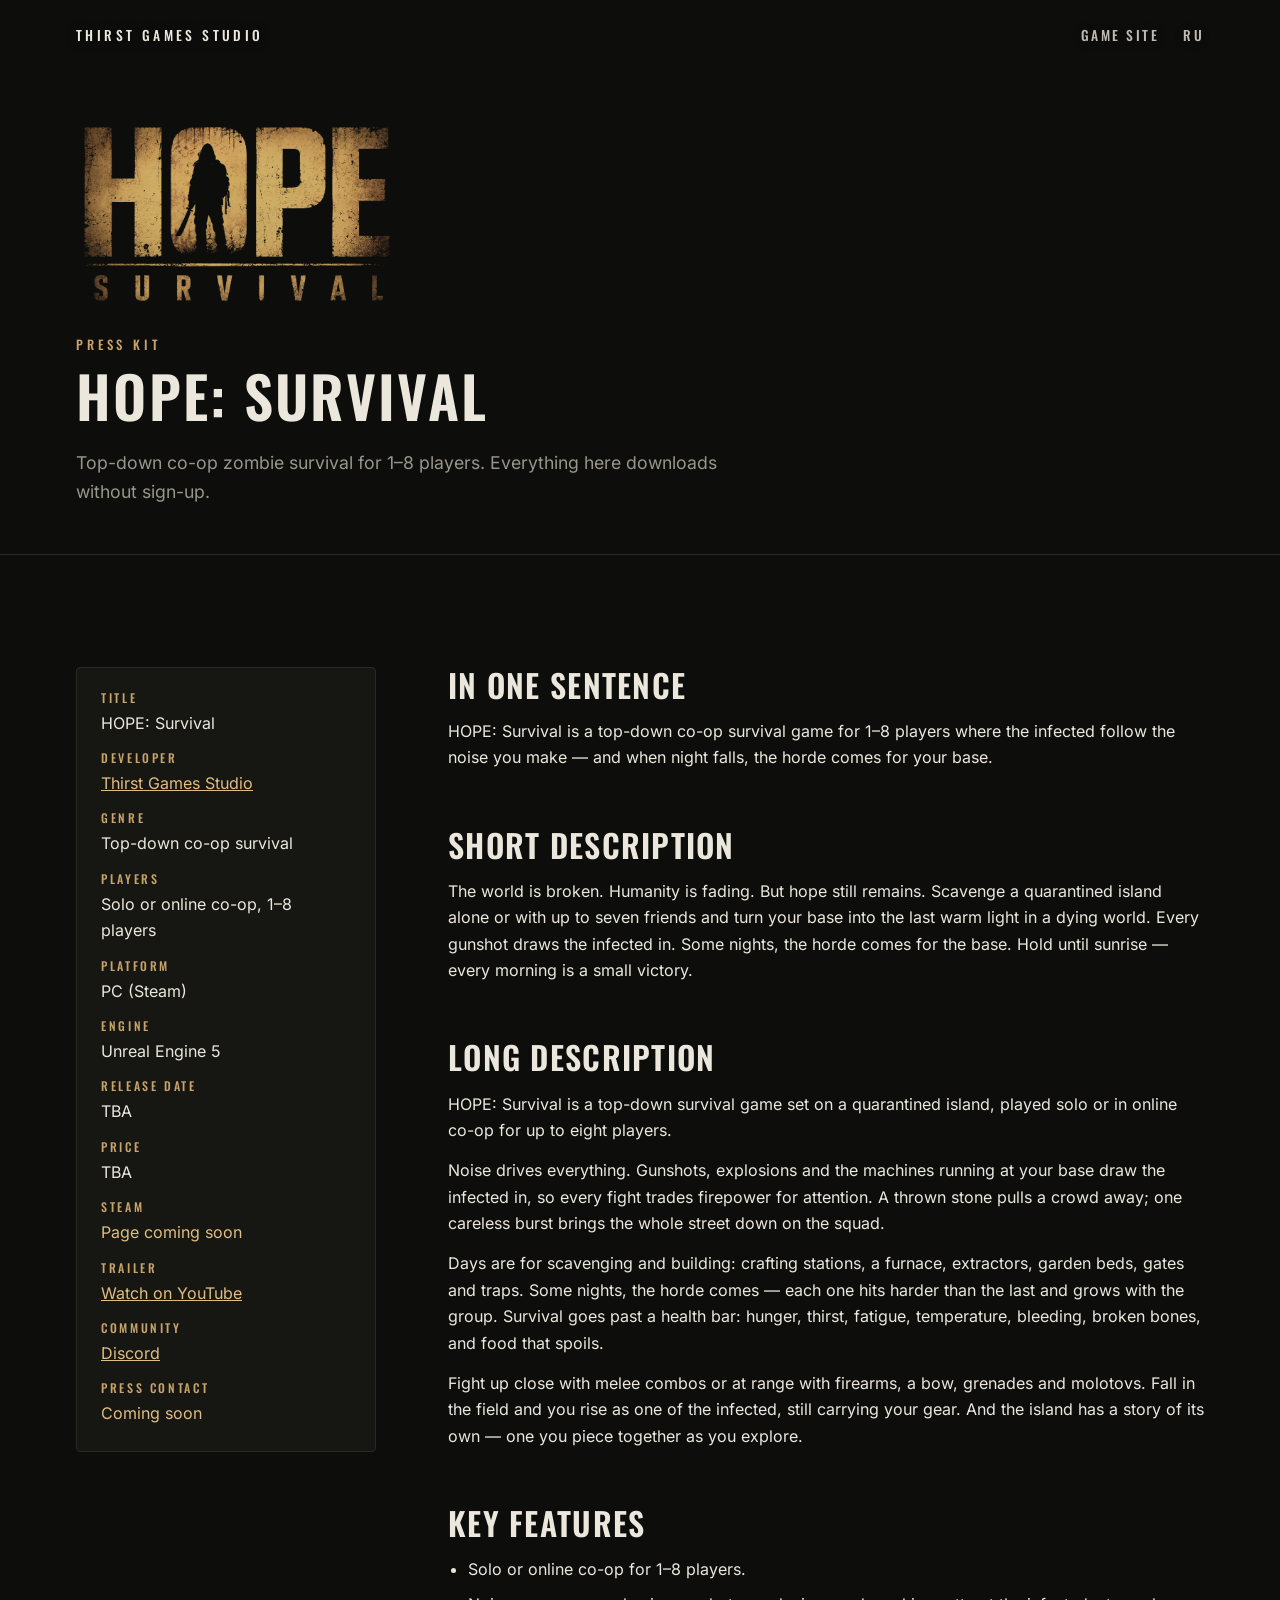
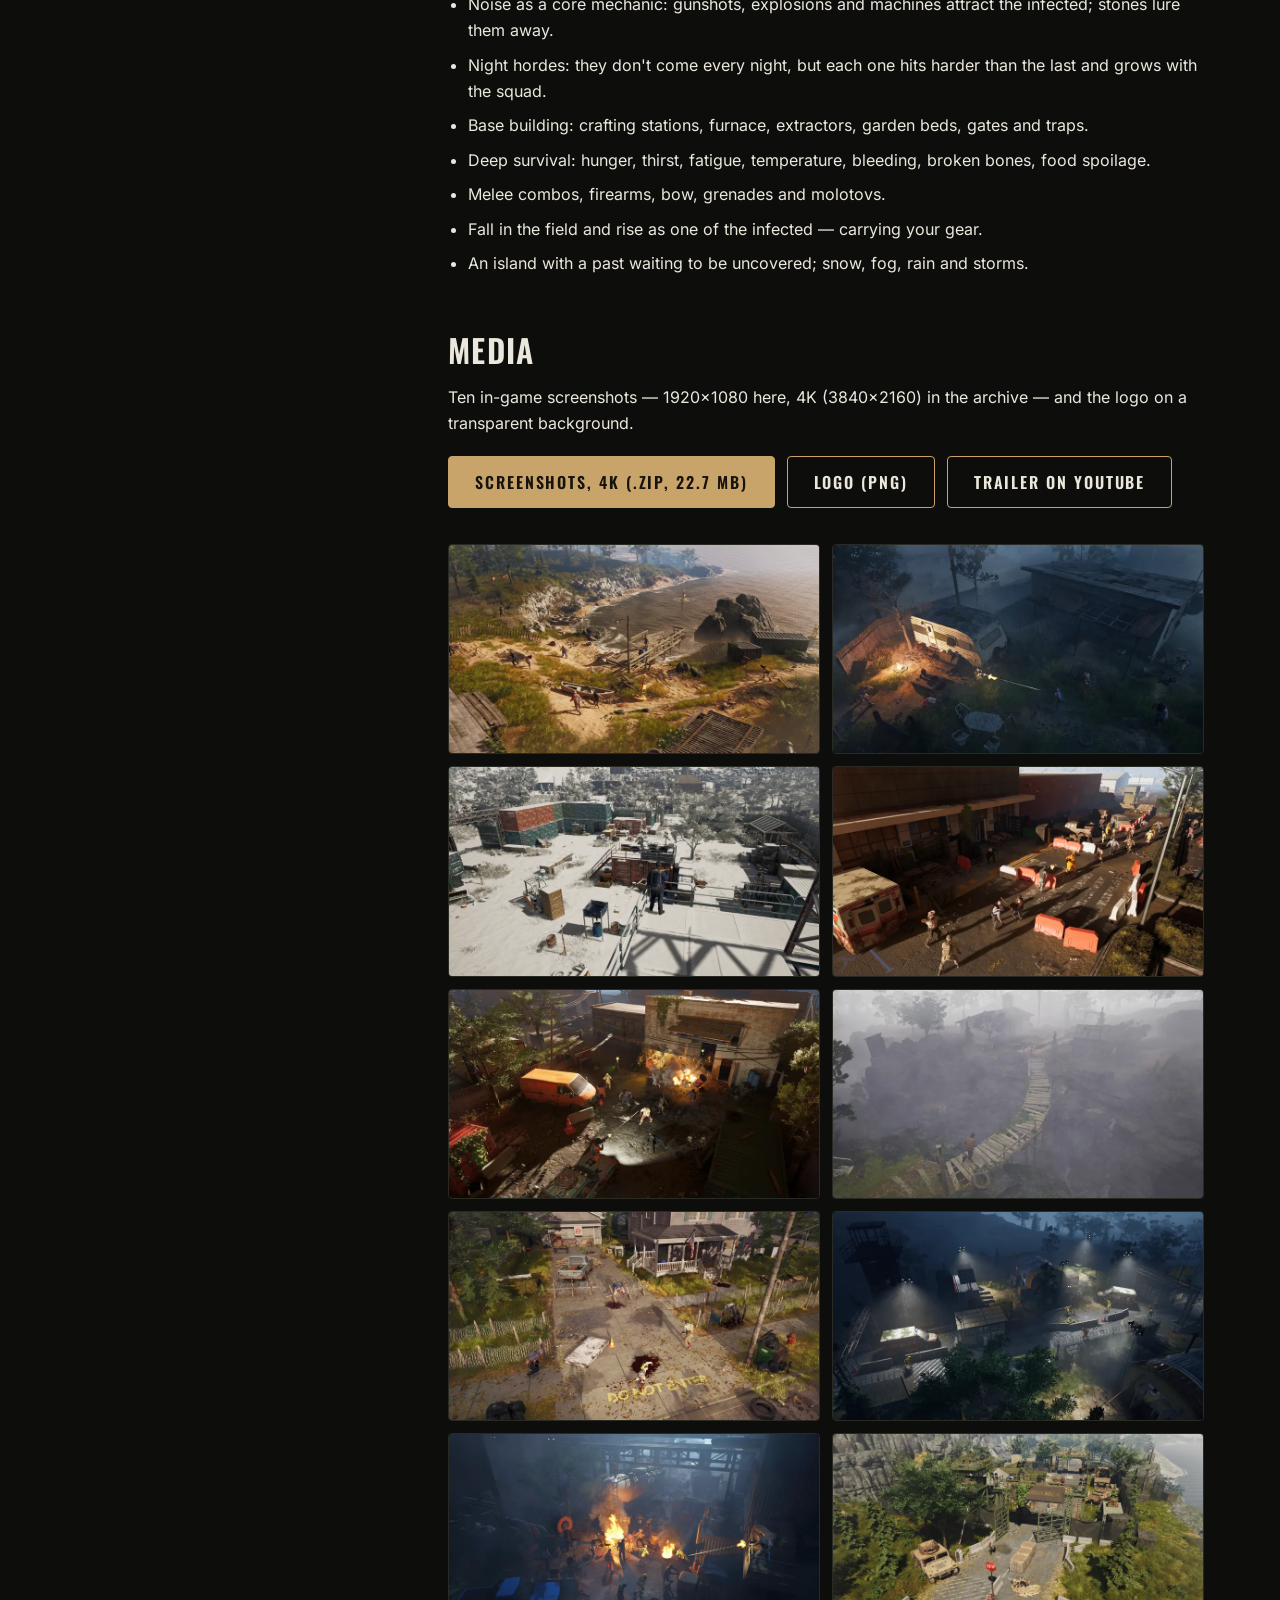
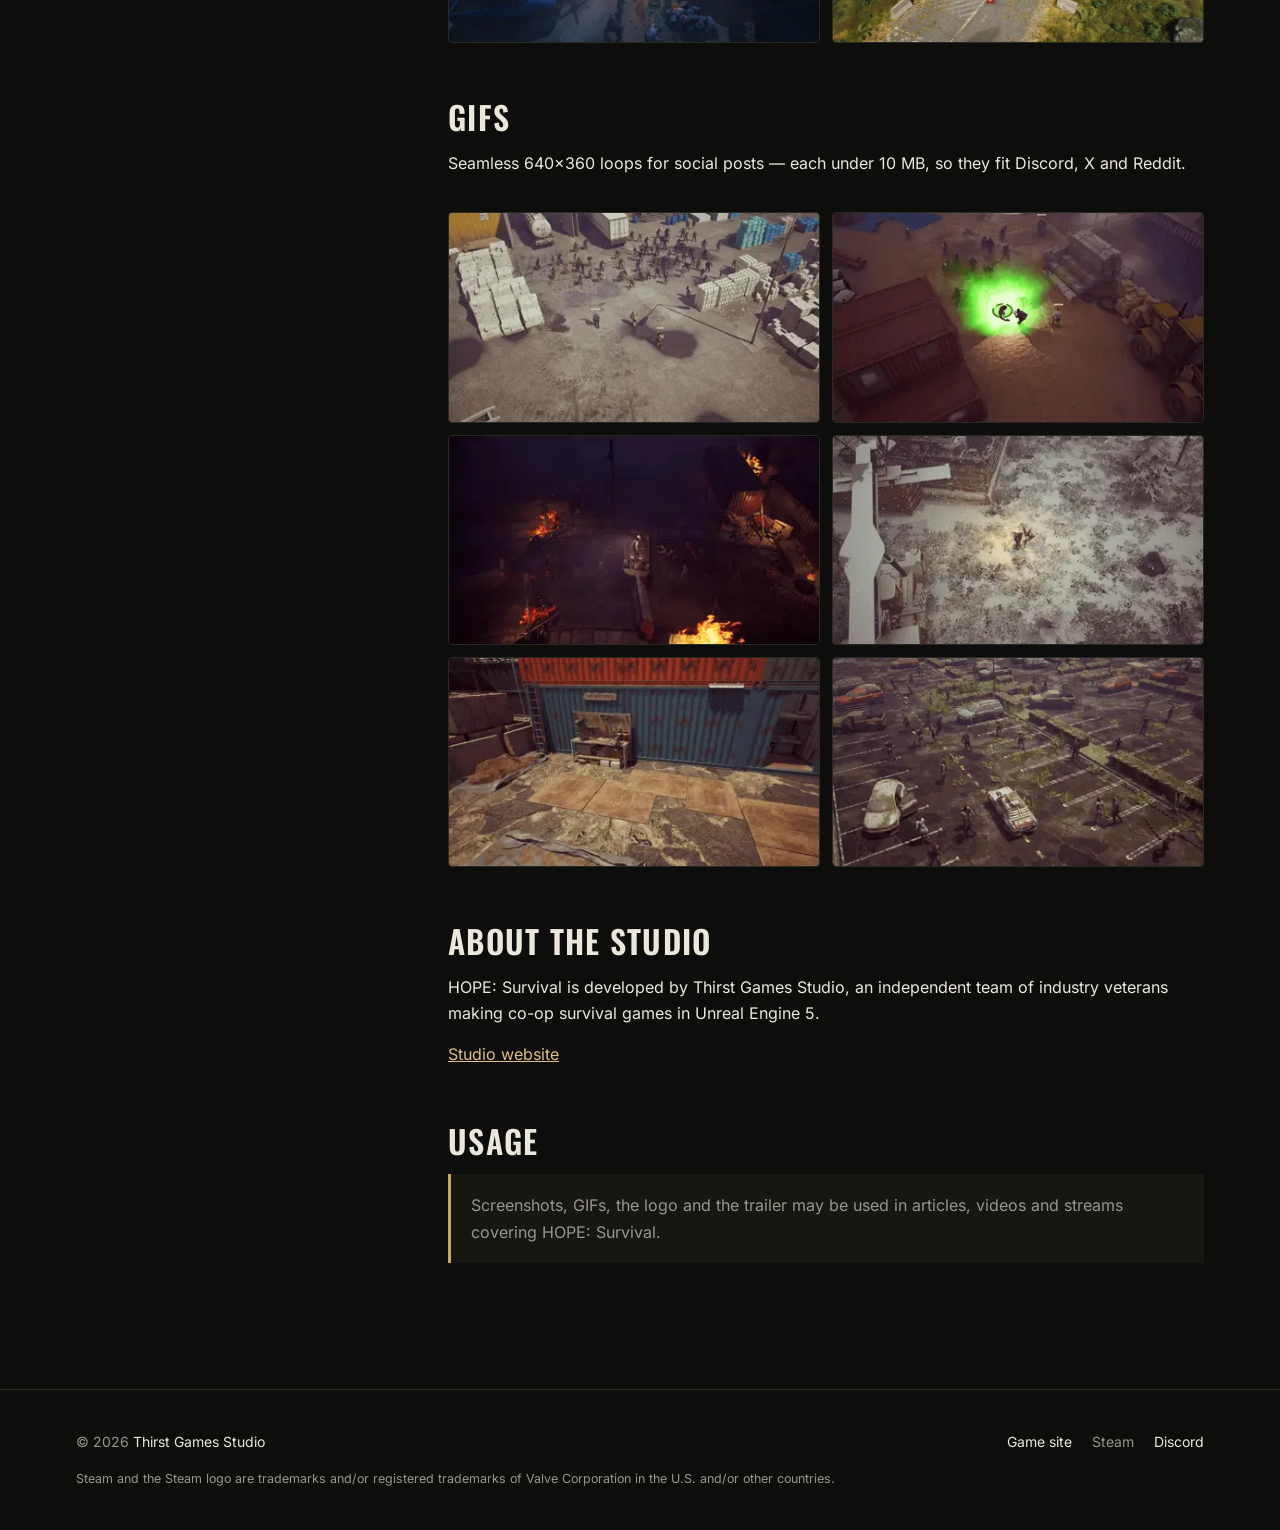
<file: presskit/index.html>
<!doctype html>
<html lang="en">
<head>
  <meta charset="utf-8">
  <meta name="viewport" content="width=device-width, initial-scale=1">
  <title>HOPE: Survival — Press Kit</title>
  <meta name="description" content="Press kit for HOPE: Survival by Thirst Games Studio: fact sheet, descriptions, key features, trailer, screenshots, GIFs and logo.">
  <meta name="theme-color" content="#0d0e0c">

  <link rel="icon" type="image/png" href="../assets/img/icon.png">
  <link rel="apple-touch-icon" href="../assets/img/apple-touch-icon.png">

  <link rel="canonical" href="https://hopesurvival.com/presskit/">
  <link rel="alternate" hreflang="en" href="https://hopesurvival.com/presskit/">
  <link rel="alternate" hreflang="ru" href="https://hopesurvival.com/ru/presskit/">
  <meta property="og:type" content="website">
  <meta property="og:title" content="HOPE: Survival — Press Kit">
  <meta property="og:url" content="https://hopesurvival.com/presskit/">
  <meta property="og:image" content="https://hopesurvival.com/assets/img/og-hope.jpg">
  <meta name="twitter:card" content="summary_large_image">

  <link rel="preload" href="../assets/fonts/oswald-latin.woff2" as="font" type="font/woff2" crossorigin>
  <link rel="stylesheet" href="../assets/css/style.css?v=20261110013827">
</head>
<body>
  <a class="skip-link" href="#main">Skip to content</a>
  <header class="site-header">
    <div class="wrap">
      <a class="studio" href="../">Thirst Games Studio</a>
      <nav class="site-nav" aria-label="Main">
        <a class="nav-keep" href="../">Game site</a>
        <a class="nav-keep" href="../ru/presskit/" hreflang="ru" lang="ru" aria-label="Русская версия">RU</a>
      </nav>
    </div>
  </header>

  <main id="main">
    <section class="press-head">
      <div class="wrap">
        <img class="press-logo" src="../assets/img/logo.webp" width="900" height="561" alt="HOPE: Survival">
        <p class="eyebrow">Press kit</p>
        <h1>HOPE: Survival</h1>
        <p class="lead">Top-down co-op zombie survival for 1–8 players. Everything here downloads without sign-up.</p>
      </div>
    </section>

    <section class="section">
      <div class="wrap press-layout">
        <dl class="factsheet">
          <dt>Title</dt>
          <dd>HOPE: Survival</dd>
          <dt>Developer</dt>
          <dd><a data-link="studio" href="#" target="_blank" rel="noopener">Thirst Games Studio</a></dd>
          <dt>Genre</dt>
          <dd>Top-down co-op survival</dd>
          <dt>Players</dt>
          <dd>Solo or online co-op, 1–8 players</dd>
          <dt>Platform</dt>
          <dd>PC (Steam)</dd>
          <dt>Engine</dt>
          <dd>Unreal Engine 5</dd>
          <dt>Release date</dt>
          <dd>TBA</dd>
          <dt>Price</dt>
          <dd>TBA</dd>
          <dt>Steam</dt>
          <dd><a data-link="steam" data-pending="Page coming soon" href="#" target="_blank" rel="noopener">Store page</a></dd>
          <dt>Trailer</dt>
          <dd><a data-link="trailer" href="#" target="_blank" rel="noopener">Watch on YouTube</a></dd>
          <dt>Community</dt>
          <dd><a data-link="discord" data-pending="Discord coming soon" href="#" target="_blank" rel="noopener">Discord</a></dd>
          <dt>Press contact</dt>
          <dd><a data-link="pressEmail" data-pending="Coming soon" href="#">Email</a></dd>
        </dl>

        <div class="press-body">
          <section>
            <h2>In one sentence</h2>
            <p>HOPE: Survival is a top-down co-op survival game for 1–8 players where the infected follow the noise you make — and when night falls, the horde comes for your base.</p>
          </section>

          <section>
            <h2>Short description</h2>
            <p>The world is broken. Humanity is fading. But hope still remains. Scavenge a quarantined island alone or with up to seven friends and turn your base into the last warm light in a dying world. Every gunshot draws the infected in. Some nights, the horde comes for the base. Hold until sunrise — every morning is a small victory.</p>
          </section>

          <section>
            <h2>Long description</h2>
            <p>HOPE: Survival is a top-down survival game set on a quarantined island, played solo or in online co-op for up to eight players.</p>
            <p>Noise drives everything. Gunshots, explosions and the machines running at your base draw the infected in, so every fight trades firepower for attention. A thrown stone pulls a crowd away; one careless burst brings the whole street down on the squad.</p>
            <p>Days are for scavenging and building: crafting stations, a furnace, extractors, garden beds, gates and traps. Some nights, the horde comes — each one hits harder than the last and grows with the group. Survival goes past a health bar: hunger, thirst, fatigue, temperature, bleeding, broken bones, and food that spoils.</p>
            <p>Fight up close with melee combos or at range with firearms, a bow, grenades and molotovs. Fall in the field and you rise as one of the infected, still carrying your gear. And the island has a story of its own — one you piece together as you explore.</p>
          </section>

          <section>
            <h2>Key features</h2>
            <ul>
              <li>Solo or online co-op for 1–8 players.</li>
              <li>Noise as a core mechanic: gunshots, explosions and machines attract the infected; stones lure them away.</li>
              <li>Night hordes: they don't come every night, but each one hits harder than the last and grows with the squad.</li>
              <li>Base building: crafting stations, furnace, extractors, garden beds, gates and traps.</li>
              <li>Deep survival: hunger, thirst, fatigue, temperature, bleeding, broken bones, food spoilage.</li>
              <li>Melee combos, firearms, bow, grenades and molotovs.</li>
              <li>Fall in the field and rise as one of the infected — carrying your gear.</li>
              <li>An island with a past waiting to be uncovered; snow, fog, rain and storms.</li>
            </ul>
          </section>

          <section>
            <h2>Media</h2>
            <p>Ten in-game screenshots — 1920×1080 here, 4K (3840×2160) in the archive — and the logo on a transparent background.</p>
            <div class="downloads">
              <a class="btn btn-primary" href="hope-survival-screenshots.zip" download>Screenshots, 4K (.zip, 22.7 MB)</a>
              <a class="btn btn-ghost" href="hope-survival-logo.png" download>Logo (PNG)</a>
              <a class="btn btn-ghost" data-link="trailer" href="#" target="_blank" rel="noopener">Trailer on YouTube</a>
            </div>
            <div class="gallery">
              <a href="../assets/img/screens/01-shore.jpg" target="_blank"><img src="../assets/img/screens/01-shore-thumb.webp" width="800" height="450" alt="Infected roaming a rocky shore" loading="lazy"></a>
              <a href="../assets/img/screens/02-trailer-camp.jpg" target="_blank"><img src="../assets/img/screens/02-trailer-camp-thumb.webp" width="800" height="450" alt="Gunfire at a trailer camp in the fog" loading="lazy"></a>
              <a href="../assets/img/screens/03-snow-base.jpg" target="_blank"><img src="../assets/img/screens/03-snow-base-thumb.webp" width="800" height="450" alt="A survivor on the walls of a snowbound base" loading="lazy"></a>
              <a href="../assets/img/screens/04-street.jpg" target="_blank"><img src="../assets/img/screens/04-street-thumb.webp" width="800" height="450" alt="A crowd of infected pouring down a barricaded street" loading="lazy"></a>
              <a href="../assets/img/screens/05-explosion.jpg" target="_blank"><img src="../assets/img/screens/05-explosion-thumb.webp" width="800" height="450" alt="An explosion in a backyard full of infected" loading="lazy"></a>
              <a href="../assets/img/screens/06-fog-bridge.jpg" target="_blank"><img src="../assets/img/screens/06-fog-bridge-thumb.webp" width="800" height="450" alt="A wooden bridge over a fog-filled ravine" loading="lazy"></a>
              <a href="../assets/img/screens/07-suburb.jpg" target="_blank"><img src="../assets/img/screens/07-suburb-thumb.webp" width="800" height="450" alt="A suburban street marked DO NOT ENTER" loading="lazy"></a>
              <a href="../assets/img/screens/08-night-outpost.jpg" target="_blank"><img src="../assets/img/screens/08-night-outpost-thumb.webp" width="800" height="450" alt="A floodlit outpost at night" loading="lazy"></a>
              <a href="../assets/img/screens/09-warehouse-fire.jpg" target="_blank"><img src="../assets/img/screens/09-warehouse-fire-thumb.webp" width="800" height="450" alt="A firefight in a burning warehouse" loading="lazy"></a>
              <a href="../assets/img/screens/10-checkpoint.jpg" target="_blank"><img src="../assets/img/screens/10-checkpoint-thumb.webp" width="800" height="450" alt="A fortified checkpoint on a cliff road" loading="lazy"></a>
            </div>
          </section>

          <section>
            <h2>GIFs</h2>
            <p>Seamless 640×360 loops for social posts — each under 10 MB, so they fit Discord, X and Reddit.</p>
            <div class="gallery">
              <a href="gifs/hope-survival-horde.gif" download><img src="gifs/hope-survival-horde-thumb.webp" width="400" height="225" alt="GIF: a horde crossing a warehouse yard" loading="lazy"></a>
              <a href="gifs/hope-survival-toxic-cloud.gif" download><img src="gifs/hope-survival-toxic-cloud-thumb.webp" width="400" height="225" alt="GIF: a toxic cloud bursting in a crowd" loading="lazy"></a>
              <a href="gifs/hope-survival-night-defense.gif" download><img src="gifs/hope-survival-night-defense-thumb.webp" width="400" height="225" alt="GIF: night defense among fires" loading="lazy"></a>
              <a href="gifs/hope-survival-snow.gif" download><img src="gifs/hope-survival-snow-thumb.webp" width="400" height="225" alt="GIF: a fight in the snow" loading="lazy"></a>
              <a href="gifs/hope-survival-workshop.gif" download><img src="gifs/hope-survival-workshop-thumb.webp" width="400" height="225" alt="GIF: a workshop being built at the base" loading="lazy"></a>
              <a href="gifs/hope-survival-parking-lot.gif" download><img src="gifs/hope-survival-parking-lot-thumb.webp" width="400" height="225" alt="GIF: survivors crossing an overgrown parking lot" loading="lazy"></a>
            </div>
          </section>

          <section>
            <h2>About the studio</h2>
            <p>HOPE: Survival is developed by Thirst Games Studio, an independent team of industry veterans making co-op survival games in Unreal Engine 5.</p>
            <p><a data-link="studio" href="#" target="_blank" rel="noopener">Studio website</a></p>
          </section>

          <section>
            <h2>Usage</h2>
            <p class="press-note">Screenshots, GIFs, the logo and the trailer may be used in articles, videos and streams covering HOPE: Survival.</p>
          </section>
        </div>
      </div>
    </section>
  </main>

  <footer class="site-footer">
    <div class="wrap">
      <span>© <span data-year>2026</span> <a class="footer-studio" data-link="studio" href="#" target="_blank" rel="noopener">Thirst Games Studio</a></span>
      <nav aria-label="Footer">
        <a href="../">Game site</a>
        <a data-link="steam" href="#" target="_blank" rel="noopener">Steam</a>
        <a data-link="discord" href="#" target="_blank" rel="noopener">Discord</a>
      </nav>
      <p class="legal">Steam and the Steam logo are trademarks and/or registered trademarks of Valve Corporation in the U.S. and/or other countries.</p>
    </div>
  </footer>

  <script src="../assets/js/site.js?v=20261110013827"></script>
</body>
</html>
</file>
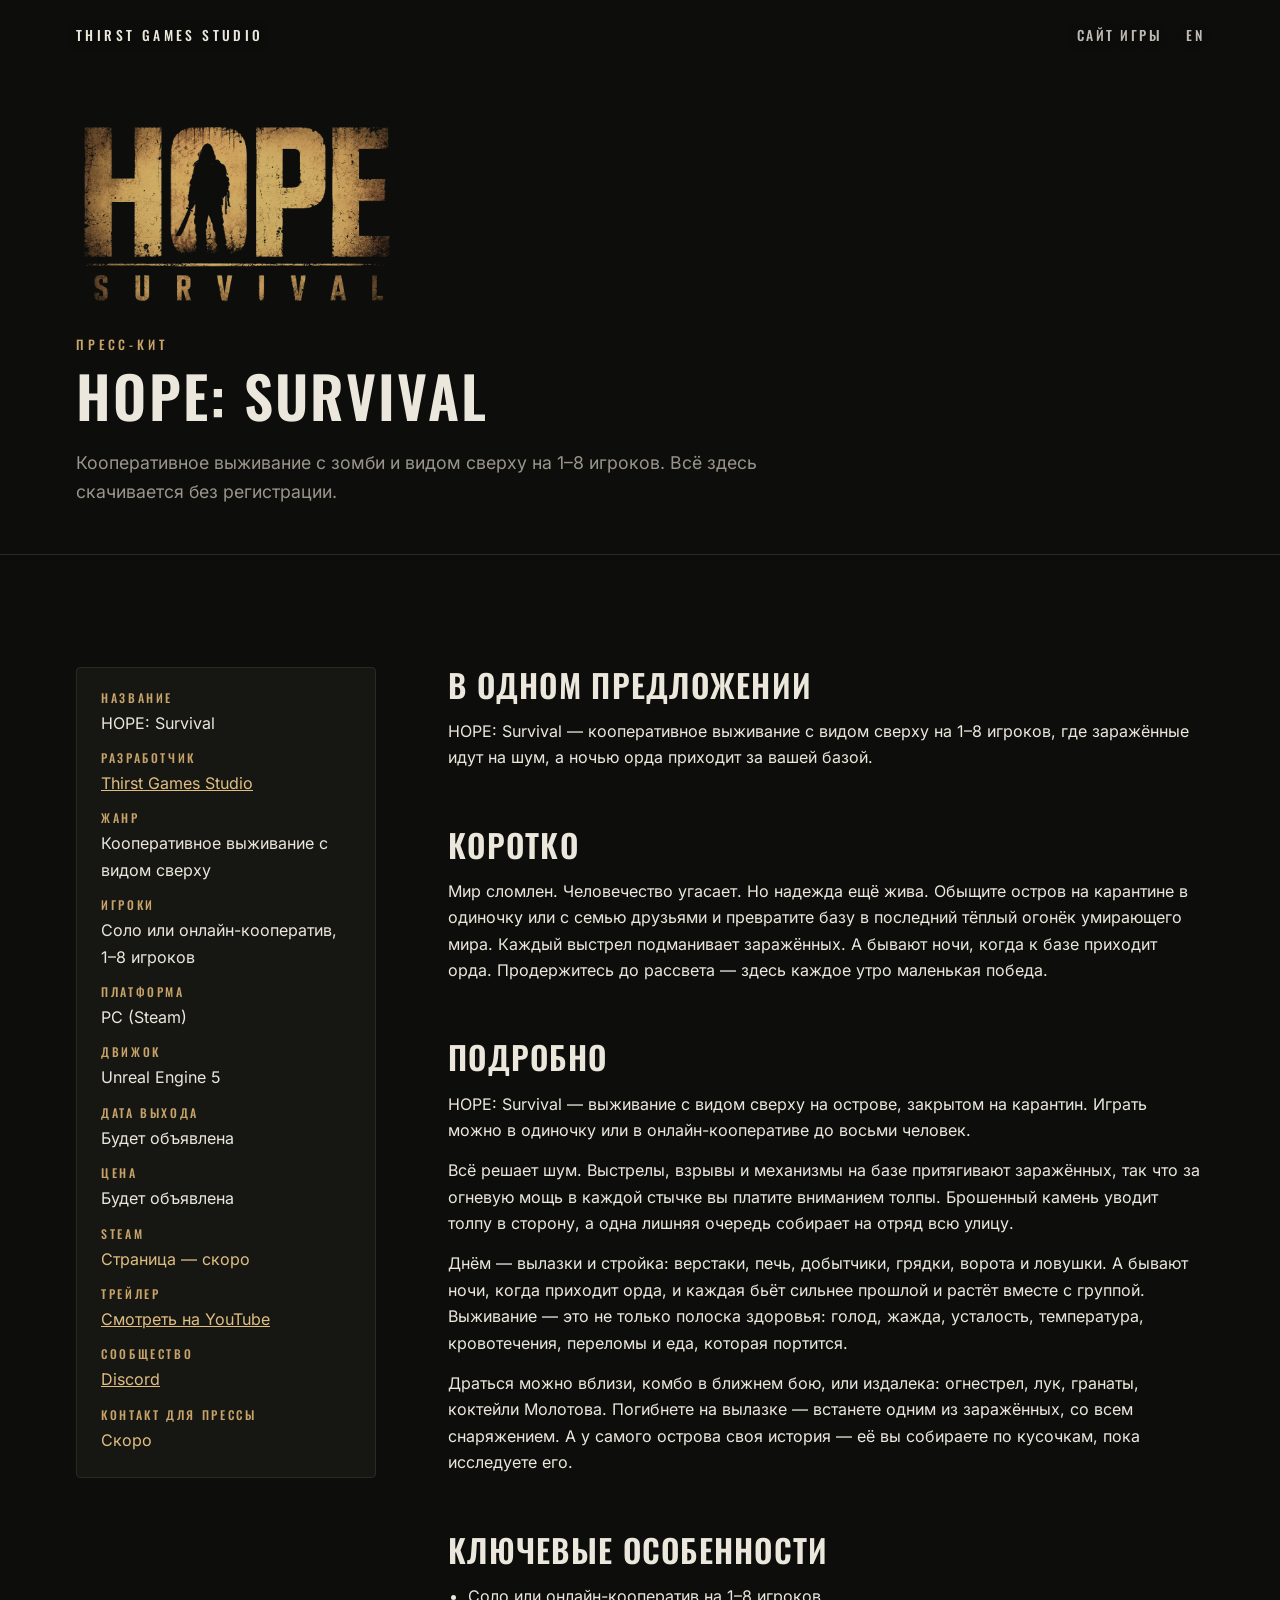
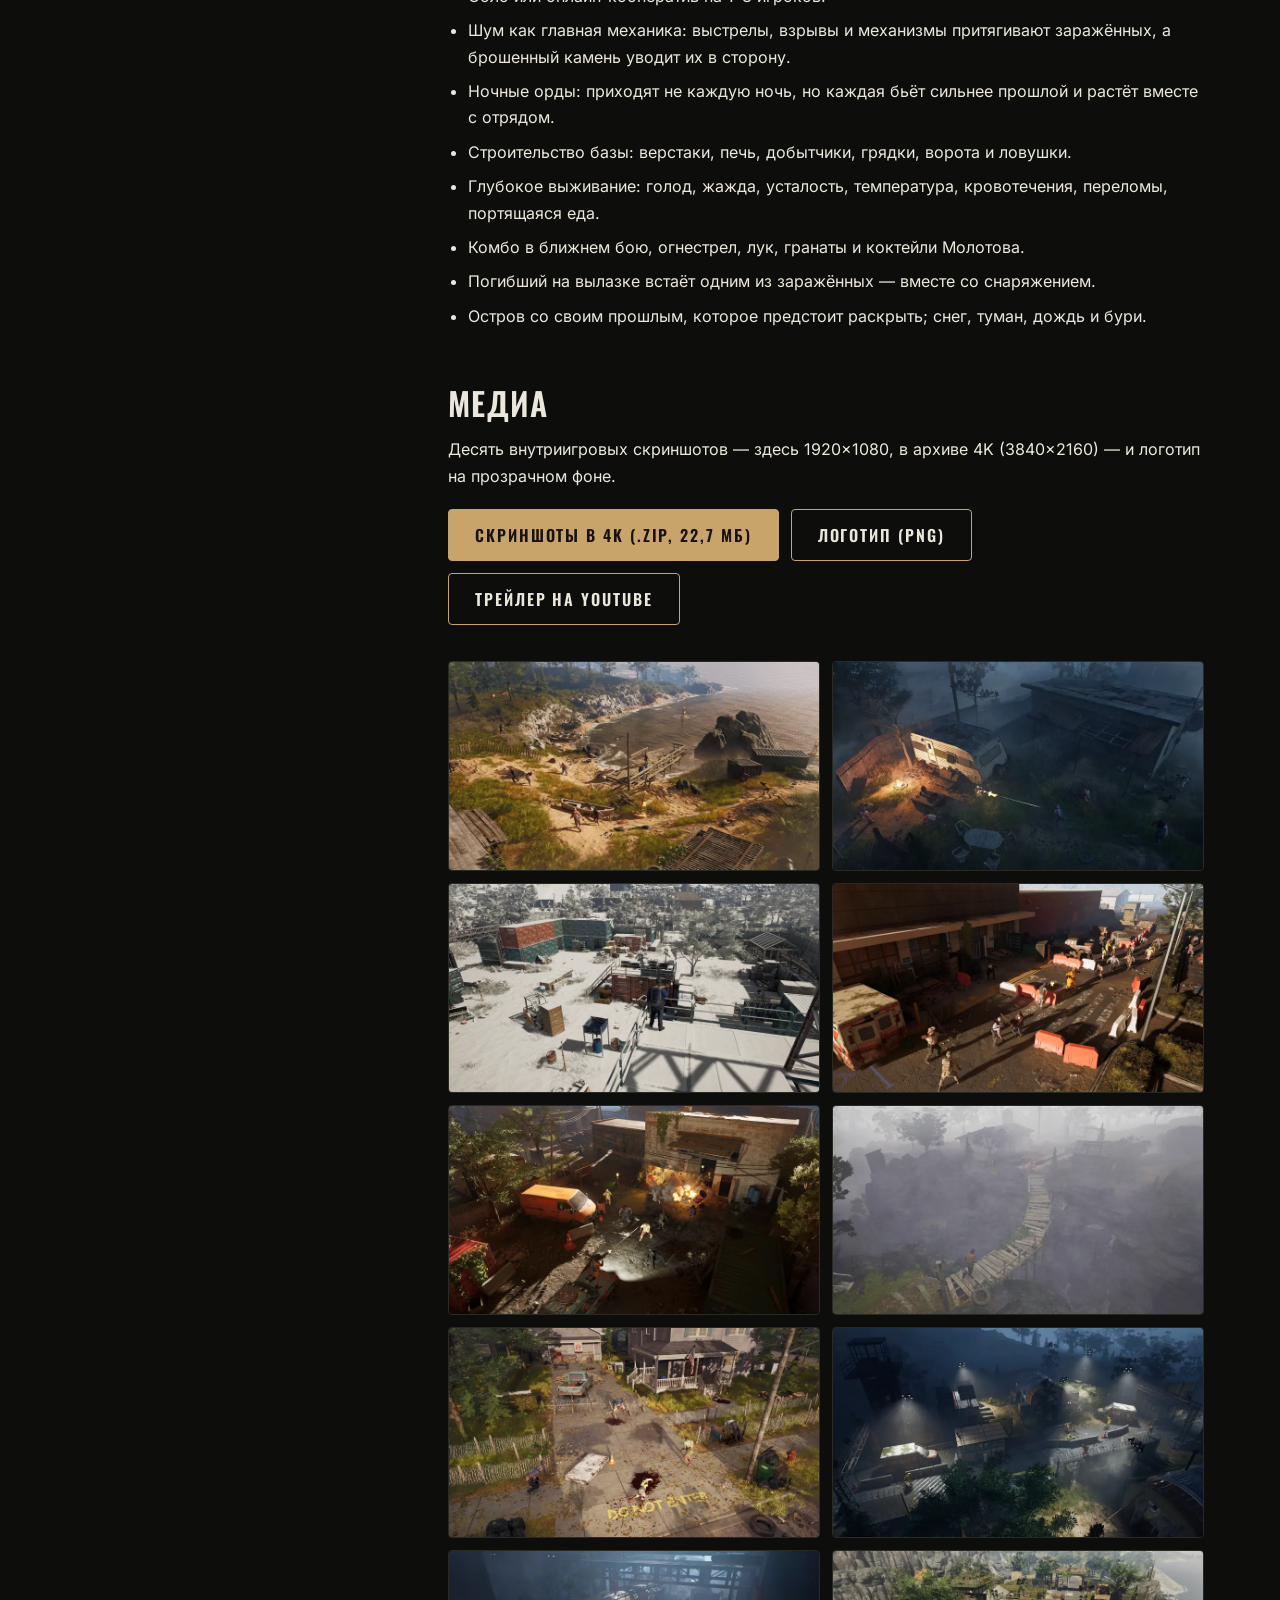
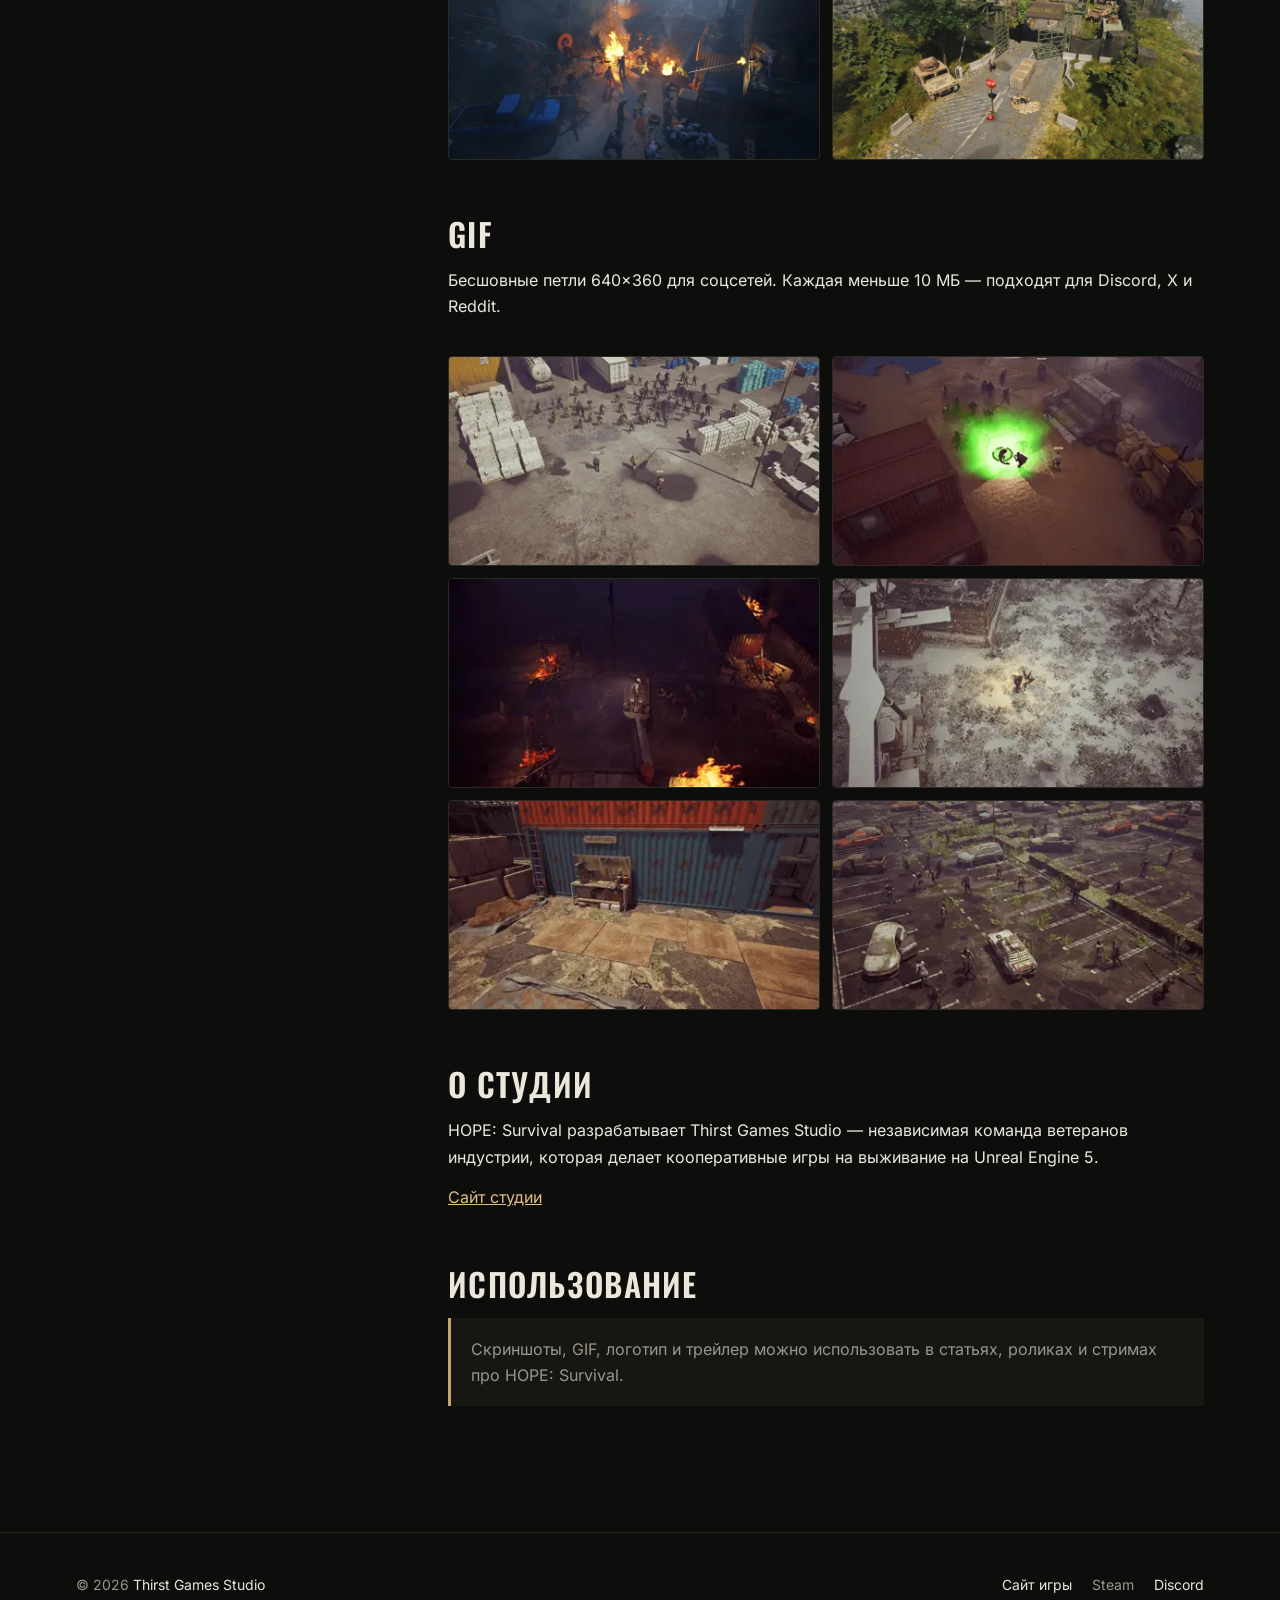
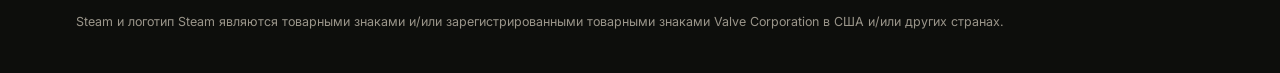
<file: ru/presskit/index.html>
<!doctype html>
<html lang="ru">
<head>
  <meta charset="utf-8">
  <meta name="viewport" content="width=device-width, initial-scale=1">
  <title>HOPE: Survival — пресс-кит</title>
  <meta name="description" content="Пресс-кит HOPE: Survival от Thirst Games Studio: факты об игре, описания, ключевые особенности, трейлер, скриншоты, GIF и логотип.">
  <meta name="theme-color" content="#0d0e0c">

  <link rel="icon" type="image/png" href="../../assets/img/icon.png">
  <link rel="apple-touch-icon" href="../../assets/img/apple-touch-icon.png">

  <link rel="canonical" href="https://hopesurvival.com/ru/presskit/">
  <link rel="alternate" hreflang="en" href="https://hopesurvival.com/presskit/">
  <link rel="alternate" hreflang="ru" href="https://hopesurvival.com/ru/presskit/">
  <meta property="og:type" content="website">
  <meta property="og:locale" content="ru_RU">
  <meta property="og:title" content="HOPE: Survival — пресс-кит">
  <meta property="og:url" content="https://hopesurvival.com/ru/presskit/">
  <meta property="og:image" content="https://hopesurvival.com/assets/img/og-hope.jpg">
  <meta name="twitter:card" content="summary_large_image">

  <link rel="preload" href="../../assets/fonts/oswald-cyrillic.woff2" as="font" type="font/woff2" crossorigin>
  <link rel="stylesheet" href="../../assets/css/style.css?v=20261110013827">
</head>
<body>
  <a class="skip-link" href="#main">Перейти к содержанию</a>
  <header class="site-header">
    <div class="wrap">
      <a class="studio" href="../">Thirst Games Studio</a>
      <nav class="site-nav" aria-label="Основное меню">
        <a class="nav-keep" href="../">Сайт игры</a>
        <a class="nav-keep" href="../../presskit/" hreflang="en" lang="en" aria-label="English version">EN</a>
      </nav>
    </div>
  </header>

  <main id="main">
    <section class="press-head">
      <div class="wrap">
        <img class="press-logo" src="../../assets/img/logo.webp" width="900" height="561" alt="HOPE: Survival">
        <p class="eyebrow">Пресс-кит</p>
        <h1>HOPE: Survival</h1>
        <p class="lead">Кооперативное выживание с зомби и видом сверху на 1–8 игроков. Всё здесь скачивается без регистрации.</p>
      </div>
    </section>

    <section class="section">
      <div class="wrap press-layout">
        <dl class="factsheet">
          <dt>Название</dt>
          <dd>HOPE: Survival</dd>
          <dt>Разработчик</dt>
          <dd><a data-link="studio" href="#" target="_blank" rel="noopener">Thirst Games Studio</a></dd>
          <dt>Жанр</dt>
          <dd>Кооперативное выживание с видом сверху</dd>
          <dt>Игроки</dt>
          <dd>Соло или онлайн-кооператив, 1–8 игроков</dd>
          <dt>Платформа</dt>
          <dd>PC (Steam)</dd>
          <dt>Движок</dt>
          <dd>Unreal Engine 5</dd>
          <dt>Дата выхода</dt>
          <dd>Будет объявлена</dd>
          <dt>Цена</dt>
          <dd>Будет объявлена</dd>
          <dt>Steam</dt>
          <dd><a data-link="steam" data-pending="Страница — скоро" href="#" target="_blank" rel="noopener">Страница в магазине</a></dd>
          <dt>Трейлер</dt>
          <dd><a data-link="trailer" href="#" target="_blank" rel="noopener">Смотреть на YouTube</a></dd>
          <dt>Сообщество</dt>
          <dd><a data-link="discord" data-pending="Discord — скоро" href="#" target="_blank" rel="noopener">Discord</a></dd>
          <dt>Контакт для прессы</dt>
          <dd><a data-link="pressEmail" data-pending="Скоро" href="#">Почта</a></dd>
        </dl>

        <div class="press-body">
          <section>
            <h2>В одном предложении</h2>
            <p>HOPE: Survival — кооперативное выживание с видом сверху на 1–8 игроков, где заражённые идут на шум, а ночью орда приходит за вашей базой.</p>
          </section>

          <section>
            <h2>Коротко</h2>
            <p>Мир сломлен. Человечество угасает. Но надежда ещё жива. Обыщите остров на карантине в одиночку или с семью друзьями и превратите базу в последний тёплый огонёк умирающего мира. Каждый выстрел подманивает заражённых. А бывают ночи, когда к базе приходит орда. Продержитесь до рассвета — здесь каждое утро маленькая победа.</p>
          </section>

          <section>
            <h2>Подробно</h2>
            <p>HOPE: Survival — выживание с видом сверху на острове, закрытом на карантин. Играть можно в одиночку или в онлайн-кооперативе до восьми человек.</p>
            <p>Всё решает шум. Выстрелы, взрывы и механизмы на базе притягивают заражённых, так что за огневую мощь в каждой стычке вы платите вниманием толпы. Брошенный камень уводит толпу в сторону, а одна лишняя очередь собирает на отряд всю улицу.</p>
            <p>Днём — вылазки и стройка: верстаки, печь, добытчики, грядки, ворота и ловушки. А бывают ночи, когда приходит орда, и каждая бьёт сильнее прошлой и растёт вместе с группой. Выживание — это не только полоска здоровья: голод, жажда, усталость, температура, кровотечения, переломы и еда, которая портится.</p>
            <p>Драться можно вблизи, комбо в ближнем бою, или издалека: огнестрел, лук, гранаты, коктейли Молотова. Погибнете на вылазке — встанете одним из заражённых, со всем снаряжением. А у самого острова своя история — её вы собираете по кусочкам, пока исследуете его.</p>
          </section>

          <section>
            <h2>Ключевые особенности</h2>
            <ul>
              <li>Соло или онлайн-кооператив на 1–8 игроков.</li>
              <li>Шум как главная механика: выстрелы, взрывы и механизмы притягивают заражённых, а брошенный камень уводит их в сторону.</li>
              <li>Ночные орды: приходят не каждую ночь, но каждая бьёт сильнее прошлой и растёт вместе с отрядом.</li>
              <li>Строительство базы: верстаки, печь, добытчики, грядки, ворота и ловушки.</li>
              <li>Глубокое выживание: голод, жажда, усталость, температура, кровотечения, переломы, портящаяся еда.</li>
              <li>Комбо в ближнем бою, огнестрел, лук, гранаты и коктейли Молотова.</li>
              <li>Погибший на вылазке встаёт одним из заражённых — вместе со снаряжением.</li>
              <li>Остров со своим прошлым, которое предстоит раскрыть; снег, туман, дождь и бури.</li>
            </ul>
          </section>

          <section>
            <h2>Медиа</h2>
            <p>Десять внутриигровых скриншотов — здесь 1920×1080, в архиве 4K (3840×2160) — и логотип на прозрачном фоне.</p>
            <div class="downloads">
              <a class="btn btn-primary" href="../../presskit/hope-survival-screenshots.zip" download>Скриншоты в 4K (.zip, 22,7 МБ)</a>
              <a class="btn btn-ghost" href="../../presskit/hope-survival-logo.png" download>Логотип (PNG)</a>
              <a class="btn btn-ghost" data-link="trailer" href="#" target="_blank" rel="noopener">Трейлер на YouTube</a>
            </div>
            <div class="gallery">
              <a href="../../assets/img/screens/01-shore.jpg" target="_blank"><img src="../../assets/img/screens/01-shore-thumb.webp" width="800" height="450" alt="Заражённые бродят по каменистому берегу" loading="lazy"></a>
              <a href="../../assets/img/screens/02-trailer-camp.jpg" target="_blank"><img src="../../assets/img/screens/02-trailer-camp-thumb.webp" width="800" height="450" alt="Перестрелка у трейлера в тумане" loading="lazy"></a>
              <a href="../../assets/img/screens/03-snow-base.jpg" target="_blank"><img src="../../assets/img/screens/03-snow-base-thumb.webp" width="800" height="450" alt="Выживший на стене заснеженной базы" loading="lazy"></a>
              <a href="../../assets/img/screens/04-street.jpg" target="_blank"><img src="../../assets/img/screens/04-street-thumb.webp" width="800" height="450" alt="Толпа заражённых на улице с баррикадами" loading="lazy"></a>
              <a href="../../assets/img/screens/05-explosion.jpg" target="_blank"><img src="../../assets/img/screens/05-explosion-thumb.webp" width="800" height="450" alt="Взрыв во дворе, полном заражённых" loading="lazy"></a>
              <a href="../../assets/img/screens/06-fog-bridge.jpg" target="_blank"><img src="../../assets/img/screens/06-fog-bridge-thumb.webp" width="800" height="450" alt="Деревянный мост над ущельем в тумане" loading="lazy"></a>
              <a href="../../assets/img/screens/07-suburb.jpg" target="_blank"><img src="../../assets/img/screens/07-suburb-thumb.webp" width="800" height="450" alt="Пригородная улица с надписью DO NOT ENTER" loading="lazy"></a>
              <a href="../../assets/img/screens/08-night-outpost.jpg" target="_blank"><img src="../../assets/img/screens/08-night-outpost-thumb.webp" width="800" height="450" alt="Блокпост в свете прожекторов ночью" loading="lazy"></a>
              <a href="../../assets/img/screens/09-warehouse-fire.jpg" target="_blank"><img src="../../assets/img/screens/09-warehouse-fire-thumb.webp" width="800" height="450" alt="Бой на горящем складе" loading="lazy"></a>
              <a href="../../assets/img/screens/10-checkpoint.jpg" target="_blank"><img src="../../assets/img/screens/10-checkpoint-thumb.webp" width="800" height="450" alt="Укреплённый КПП на горной дороге" loading="lazy"></a>
            </div>
          </section>

          <section>
            <h2>GIF</h2>
            <p>Бесшовные петли 640×360 для соцсетей. Каждая меньше 10 МБ — подходят для Discord, X и Reddit.</p>
            <div class="gallery">
              <a href="../../presskit/gifs/hope-survival-horde.gif" download><img src="../../presskit/gifs/hope-survival-horde-thumb.webp" width="400" height="225" alt="GIF: орда пересекает складской двор" loading="lazy"></a>
              <a href="../../presskit/gifs/hope-survival-toxic-cloud.gif" download><img src="../../presskit/gifs/hope-survival-toxic-cloud-thumb.webp" width="400" height="225" alt="GIF: токсичное облако в толпе" loading="lazy"></a>
              <a href="../../presskit/gifs/hope-survival-night-defense.gif" download><img src="../../presskit/gifs/hope-survival-night-defense-thumb.webp" width="400" height="225" alt="GIF: ночная оборона среди пожаров" loading="lazy"></a>
              <a href="../../presskit/gifs/hope-survival-snow.gif" download><img src="../../presskit/gifs/hope-survival-snow-thumb.webp" width="400" height="225" alt="GIF: бой в снегу" loading="lazy"></a>
              <a href="../../presskit/gifs/hope-survival-workshop.gif" download><img src="../../presskit/gifs/hope-survival-workshop-thumb.webp" width="400" height="225" alt="GIF: на базе строится мастерская" loading="lazy"></a>
              <a href="../../presskit/gifs/hope-survival-parking-lot.gif" download><img src="../../presskit/gifs/hope-survival-parking-lot-thumb.webp" width="400" height="225" alt="GIF: выжившие идут через заросшую парковку" loading="lazy"></a>
            </div>
          </section>

          <section>
            <h2>О студии</h2>
            <p>HOPE: Survival разрабатывает Thirst Games Studio — независимая команда ветеранов индустрии, которая делает кооперативные игры на выживание на Unreal Engine 5.</p>
            <p><a data-link="studio" href="#" target="_blank" rel="noopener">Сайт студии</a></p>
          </section>

          <section>
            <h2>Использование</h2>
            <p class="press-note">Скриншоты, GIF, логотип и трейлер можно использовать в статьях, роликах и стримах про HOPE: Survival.</p>
          </section>
        </div>
      </div>
    </section>
  </main>

  <footer class="site-footer">
    <div class="wrap">
      <span>© <span data-year>2026</span> <a class="footer-studio" data-link="studio" href="#" target="_blank" rel="noopener">Thirst Games Studio</a></span>
      <nav aria-label="Ссылки в подвале">
        <a href="../">Сайт игры</a>
        <a data-link="steam" href="#" target="_blank" rel="noopener">Steam</a>
        <a data-link="discord" href="#" target="_blank" rel="noopener">Discord</a>
      </nav>
      <p class="legal">Steam и логотип Steam являются товарными знаками и/или зарегистрированными товарными знаками Valve Corporation в США и/или других странах.</p>
    </div>
  </footer>

  <script src="../../assets/js/site.js?v=20261110013827"></script>
</body>
</html>
</file>
<file: assets/css/style.css>
/* Latin and Cyrillic subsets; the browser fetches only the ones a page actually uses. */
@font-face {
  font-family: "Oswald";
  font-style: normal;
  font-weight: 400 600;
  font-display: swap;
  src: url("../fonts/oswald-latin.woff2") format("woff2");
  unicode-range: U+0000-00FF, U+0131, U+0152-0153, U+02BB-02BC, U+02C6, U+02DA, U+02DC, U+0304, U+0308, U+0329, U+2000-206F, U+20AC, U+2122, U+2191, U+2193, U+2212, U+2215, U+FEFF, U+FFFD;
}

@font-face {
  font-family: "Oswald";
  font-style: normal;
  font-weight: 400 600;
  font-display: swap;
  src: url("../fonts/oswald-cyrillic.woff2") format("woff2");
  unicode-range: U+0301, U+0400-045F, U+0490-0491, U+04B0-04B1, U+2116;
}

@font-face {
  font-family: "Inter";
  font-style: normal;
  font-weight: 400 500;
  font-display: swap;
  src: url("../fonts/inter-latin.woff2") format("woff2");
  unicode-range: U+0000-00FF, U+0131, U+0152-0153, U+02BB-02BC, U+02C6, U+02DA, U+02DC, U+0304, U+0308, U+0329, U+2000-206F, U+20AC, U+2122, U+2191, U+2193, U+2212, U+2215, U+FEFF, U+FFFD;
}

@font-face {
  font-family: "Inter";
  font-style: normal;
  font-weight: 400 500;
  font-display: swap;
  src: url("../fonts/inter-cyrillic.woff2") format("woff2");
  unicode-range: U+0301, U+0400-045F, U+0490-0491, U+04B0-04B1, U+2116;
}

:root {
  --bg: #0d0e0c;
  --bg-raised: #161713;
  --line: #2a2a24;
  --fg: #ebe7dc;
  --muted: #9a958a;
  --gold: #c9a46a;
  --gold-bright: #e0bd82;
  --on-gold: #17130c;
  --radius: 4px;
  --wrap: 1160px;
  --font-head: "Oswald", "Arial Narrow", sans-serif;
  --font-body: "Inter", system-ui, -apple-system, "Segoe UI", sans-serif;
}

* { box-sizing: border-box; }

html { scroll-behavior: smooth; }
@media (prefers-reduced-motion: reduce) { html { scroll-behavior: auto; } }

body {
  margin: 0;
  background: var(--bg);
  color: var(--fg);
  font: 400 1rem/1.65 var(--font-body);
  -webkit-font-smoothing: antialiased;
}

img, video { display: block; max-width: 100%; height: auto; }
a { color: var(--gold-bright); }
a:hover { color: var(--fg); }

:focus-visible { outline: 2px solid var(--gold-bright); outline-offset: 3px; }

.skip-link {
  position: absolute;
  top: 8px;
  left: 8px;
  z-index: 100;
  padding: 10px 16px;
  border-radius: var(--radius);
  background: var(--gold);
  color: var(--on-gold);
  font-weight: 500;
  text-decoration: none;
  transform: translateY(-200%);
}

.skip-link:focus { transform: none; }

h1, h2, h3 {
  margin: 0;
  font-family: var(--font-head);
  font-weight: 600;
  line-height: 1.1;
  letter-spacing: 0.04em;
  text-transform: uppercase;
}

h2 { font-size: clamp(1.9rem, 4.5vw, 2.8rem); }
h3 { font-size: 1.25rem; }

.wrap {
  width: 100%;
  max-width: var(--wrap);
  margin: 0 auto;
  padding: 0 16px;
}

.section { padding: clamp(64px, 10vw, 112px) 0; }
.section + .section { border-top: 1px solid var(--line); }

.eyebrow {
  margin: 0 0 12px;
  color: var(--gold);
  font: 500 0.8rem/1 var(--font-head);
  letter-spacing: 0.3em;
  text-transform: uppercase;
}

.lead {
  max-width: 62ch;
  margin: 20px 0 0;
  color: var(--muted);
  font-size: 1.1rem;
}

/* Buttons */

.btn {
  display: inline-flex;
  align-items: center;
  justify-content: center;
  gap: 10px;
  min-height: 52px;
  padding: 0 26px;
  border: 1px solid var(--gold);
  border-radius: var(--radius);
  font: 600 1rem/1 var(--font-head);
  letter-spacing: 0.12em;
  text-transform: uppercase;
  text-decoration: none;
  transition: background-color 0.15s, color 0.15s, border-color 0.15s;
}

.btn svg { width: 22px; height: 22px; flex: none; fill: currentColor; }

.btn-primary { background: var(--gold); color: var(--on-gold); }
.btn-primary:hover { background: var(--gold-bright); border-color: var(--gold-bright); color: var(--on-gold); }

.btn-ghost { background: rgba(13, 14, 12, 0.55); color: var(--fg); }
.btn-ghost:hover { background: var(--fg); border-color: var(--fg); color: var(--bg); }

.btn.is-pending,
.btn.is-pending:hover {
  background: transparent;
  border-color: var(--line);
  color: var(--muted);
  cursor: default;
}

.actions { display: flex; flex-wrap: wrap; gap: 12px; }

.btn-small { min-height: 38px; padding: 0 16px; font-size: 0.8rem; }

/* Header */

.site-header {
  position: absolute;
  inset: 0 0 auto;
  z-index: 10;
  transition: background-color 0.25s, border-color 0.25s;
  border-bottom: 1px solid transparent;
}

.site-header.is-sticky { position: fixed; }

.site-header.is-stuck {
  background: rgba(13, 14, 12, 0.88);
  border-bottom-color: var(--line);
  -webkit-backdrop-filter: blur(10px);
  backdrop-filter: blur(10px);
}

.site-header .wrap {
  display: flex;
  align-items: center;
  justify-content: space-between;
  gap: 16px;
  height: 72px;
}

/* On wide screens the Steam/Discord buttons stay in the header at all times, so the nav never jumps
   when the header sticks. On phones there is no room: they replace the nav once the header sticks. */
.header-cta { display: flex; gap: 8px; }
.header-cta .is-pending { display: none; }

@media (max-width: 640px) {
  .header-cta { display: none; }
  .site-header.is-stuck .header-cta { display: flex; }
  .site-header.is-stuck .site-nav { display: none; }
}

@media (max-width: 480px) {
  .site-header.is-stuck .studio { display: none; }
  .site-header.is-stuck .header-cta { margin-left: auto; }
}

.site-header .studio {
  color: var(--fg);
  font: 500 0.85rem/1 var(--font-head);
  letter-spacing: 0.25em;
  text-transform: uppercase;
  text-decoration: none;
}

.site-header .studio,
.site-nav a { text-shadow: 0 1px 8px rgba(0, 0, 0, 0.8); }

.site-nav { display: flex; gap: 24px; margin-left: auto; }
.site-nav a {
  color: var(--fg);
  font: 500 0.85rem/1 var(--font-head);
  letter-spacing: 0.18em;
  text-transform: uppercase;
  text-decoration: none;
  opacity: 0.8;
}
.site-nav a:hover { opacity: 1; color: var(--gold-bright); }

@media (max-width: 960px) {
  .site-nav a:not(.nav-keep) { display: none; }
}

/* Anchored sections land below the fixed header instead of under it. */
section[id] { scroll-margin-top: 72px; }

/* Hero */

.hero {
  position: relative;
  display: grid;
  place-items: center;
  min-height: min(100svh, 980px);
  padding: 112px 0 72px;
  overflow: hidden;
  text-align: center;
}

.hero video,
.hero .hero-shade {
  position: absolute;
  inset: 0;
  width: 100%;
  height: 100%;
}

.hero video { object-fit: cover; }

.hero .hero-shade {
  background:
    radial-gradient(ellipse 55% 50% at center, rgba(13, 14, 12, 0.7) 0%, rgba(13, 14, 12, 0.25) 100%),
    linear-gradient(to bottom, rgba(13, 14, 12, 0.55) 0%, transparent 22%, transparent 72%, var(--bg) 100%);
}

.hero .wrap { position: relative; }

.hero-logo {
  width: min(560px, 82vw);
  height: auto;
  margin: 0 auto;
  filter: drop-shadow(0 6px 30px rgba(0, 0, 0, 0.7));
}

.hero-tagline {
  max-width: 34ch;
  margin: 28px auto 0;
  font: 400 clamp(1.1rem, 2.6vw, 1.45rem)/1.4 var(--font-head);
  letter-spacing: 0.06em;
  text-shadow: 0 2px 12px rgba(0, 0, 0, 0.8);
}

.hero-facts {
  margin: 14px 0 0;
  color: var(--gold-bright);
  font: 500 0.85rem/1.5 var(--font-head);
  letter-spacing: 0.25em;
  text-transform: uppercase;
}

.hero .actions { justify-content: center; margin-top: 36px; }

.motion-toggle {
  position: absolute;
  right: 16px;
  bottom: 16px;
  z-index: 1;
  display: grid;
  place-items: center;
  width: 40px;
  height: 40px;
  border: 1px solid rgba(235, 231, 220, 0.35);
  border-radius: 50%;
  background: rgba(13, 14, 12, 0.6);
  color: var(--fg);
  cursor: pointer;
}

.motion-toggle:hover { border-color: var(--gold); color: var(--gold-bright); }
.motion-toggle svg { width: 16px; height: 16px; fill: currentColor; }
.motion-toggle .icon-play,
.motion-toggle.is-paused .icon-pause { display: none; }
.motion-toggle.is-paused .icon-play { display: block; }

/* Trailer */

.trailer {
  position: relative;
  aspect-ratio: 16 / 9;
  margin-top: 36px;
  border: 1px solid var(--line);
  border-radius: var(--radius);
  overflow: hidden;
  background: #000;
  cursor: pointer;
}

.trailer img { width: 100%; height: 100%; object-fit: cover; opacity: 0.75; transition: opacity 0.2s; }
.trailer:hover img { opacity: 0.9; }

.trailer .play {
  position: absolute;
  inset: 0;
  display: grid;
  place-items: center;
  width: 100%;
  border: 0;
  background: none;
  cursor: pointer;
}

.trailer .play span {
  display: grid;
  place-items: center;
  width: 88px;
  height: 88px;
  border-radius: 50%;
  background: var(--gold);
  box-shadow: 0 8px 40px rgba(0, 0, 0, 0.6);
  transition: transform 0.15s;
}

.trailer:hover .play span { transform: scale(1.06); }
.trailer .play svg { width: 30px; height: 30px; margin-left: 5px; fill: var(--on-gold); }

.trailer iframe { position: absolute; inset: 0; width: 100%; height: 100%; border: 0; }
.trailer.is-playing { cursor: default; }

/* Features */

.features {
  display: grid;
  gap: clamp(48px, 8vw, 88px);
  margin-top: 56px;
}

/* Media always takes the wide column; even rows mirror the columns so the video keeps its size. */
.feature {
  display: grid;
  grid-template-columns: minmax(0, 1.35fr) minmax(0, 1fr);
  align-items: center;
  gap: clamp(28px, 5vw, 64px);
}

.feature:nth-child(even) { grid-template-columns: minmax(0, 1fr) minmax(0, 1.35fr); }
.feature:nth-child(even) .feature-media { order: 2; }

.feature-media {
  position: relative;
  border: 1px solid var(--line);
  border-radius: var(--radius);
  overflow: hidden;
  box-shadow: 0 24px 60px rgba(0, 0, 0, 0.55);
}

.feature-media::after {
  content: "";
  position: absolute;
  inset: 0;
  border-radius: inherit;
  box-shadow: inset 0 0 0 1px rgba(201, 164, 106, 0.12);
  pointer-events: none;
}

.feature-media img,
.feature-media video { width: 100%; aspect-ratio: 16 / 9; object-fit: cover; background: var(--bg-raised); }

.feature-body { position: relative; padding-left: 24px; border-left: 2px solid var(--gold); }

.feature h3 { font-size: clamp(1.8rem, 3.6vw, 2.6rem); }
.feature p { margin: 16px 0 0; color: var(--fg); font-size: 1.1rem; line-height: 1.6; }

.feature-tags {
  display: flex;
  flex-wrap: wrap;
  gap: 8px;
  margin: 22px 0 0;
  padding: 0;
  list-style: none;
}

.feature-tags li {
  padding: 7px 12px;
  border: 1px solid var(--line);
  border-radius: 999px;
  background: var(--bg-raised);
  color: var(--muted);
  font: 500 0.78rem/1 var(--font-head);
  letter-spacing: 0.12em;
  text-transform: uppercase;
}

@media (max-width: 760px) {
  .feature,
  .feature:nth-child(even) { grid-template-columns: minmax(0, 1fr); }
  .feature:nth-child(even) .feature-media { order: 0; }
  .feature-body { padding-left: 18px; }
}

.more-features {
  display: grid;
  grid-template-columns: repeat(auto-fit, minmax(240px, 1fr));
  gap: 1px;
  margin: 72px 0 0;
  padding: 0;
  border: 1px solid var(--line);
  border-radius: var(--radius);
  overflow: hidden;
  background: var(--line);
  list-style: none;
}

.more-features li { padding: 22px; background: var(--bg-raised); }
.more-features strong {
  display: block;
  margin-bottom: 6px;
  font: 600 1rem/1.2 var(--font-head);
  letter-spacing: 0.08em;
  text-transform: uppercase;
}
.more-features span { color: var(--muted); font-size: 0.95rem; }

/* Gallery */

.gallery {
  display: grid;
  grid-template-columns: repeat(auto-fill, minmax(260px, 1fr));
  gap: 12px;
  margin-top: 36px;
}

.gallery a {
  display: block;
  border: 1px solid var(--line);
  border-radius: var(--radius);
  overflow: hidden;
}

.gallery img {
  width: 100%;
  aspect-ratio: 16 / 9;
  object-fit: cover;
  transition: transform 0.25s, opacity 0.25s;
}

.gallery a:hover img { transform: scale(1.04); }

.lightbox {
  width: 100vw;
  max-width: none;
  height: 100vh;
  max-height: none;
  margin: 0;
  padding: 0;
  border: 0;
  background: rgba(5, 5, 4, 0.94);
}

.lightbox::backdrop { background: rgba(0, 0, 0, 0.6); }

.lightbox[open] { display: grid; place-items: center; }
.lightbox img { max-width: calc(100vw - 32px); max-height: calc(100vh - 120px); }

.lightbox button {
  position: absolute;
  display: grid;
  place-items: center;
  width: 48px;
  height: 48px;
  border: 1px solid var(--line);
  border-radius: 50%;
  background: rgba(13, 14, 12, 0.8);
  color: var(--fg);
  font-size: 1.4rem;
  cursor: pointer;
}

.lightbox button:hover { border-color: var(--gold); color: var(--gold-bright); }
.lightbox [data-close] { top: 16px; right: 16px; }
.lightbox [data-prev] { left: 16px; top: 50%; transform: translateY(-50%); }
.lightbox [data-next] { right: 16px; top: 50%; transform: translateY(-50%); }

@media (max-width: 640px) {
  .lightbox [data-prev], .lightbox [data-next] { top: auto; bottom: 16px; transform: none; }
}

/* FAQ */

.faq {
  max-width: 820px;
  margin-top: 36px;
  border-top: 1px solid var(--line);
}

.faq details { border-bottom: 1px solid var(--line); }

.faq summary {
  display: flex;
  align-items: center;
  justify-content: space-between;
  gap: 16px;
  padding: 20px 0;
  font: 500 1.15rem/1.3 var(--font-head);
  letter-spacing: 0.06em;
  text-transform: uppercase;
  list-style: none;
  cursor: pointer;
}

.faq summary::-webkit-details-marker { display: none; }

.faq summary::after {
  content: "+";
  flex: none;
  color: var(--gold);
  font-size: 1.6rem;
  line-height: 1;
  transition: transform 0.2s;
}

.faq details[open] summary::after { transform: rotate(45deg); }
.faq summary:hover { color: var(--gold-bright); }
.faq details p { margin: 0 0 20px; max-width: 65ch; color: var(--muted); }

/* Community CTA */

.cta {
  position: relative;
  overflow: hidden;
  text-align: center;
}

.cta-bg {
  position: absolute;
  inset: 0;
  width: 100%;
  height: 100%;
  object-fit: cover;
  opacity: 0.22;
}

.cta .wrap { position: relative; }
.cta .lead { margin-left: auto; margin-right: auto; color: var(--fg); }
.cta .actions { justify-content: center; margin-top: 32px; }

/* Footer */

.site-footer {
  padding: 40px 0;
  border-top: 1px solid var(--line);
  color: var(--muted);
  font-size: 0.875rem;
}

.site-footer .wrap {
  display: flex;
  flex-wrap: wrap;
  justify-content: space-between;
  gap: 16px 32px;
}

.site-footer nav { display: flex; flex-wrap: wrap; gap: 20px; }
.site-footer nav a { color: var(--fg); text-decoration: none; }
.site-footer nav a:hover { color: var(--gold-bright); }
.site-footer a.is-pending { color: var(--muted); }
.site-footer .footer-studio { color: var(--fg); text-decoration: none; }
.site-footer .footer-studio:hover { color: var(--gold-bright); }
.site-footer .legal { flex-basis: 100%; margin: 0; font-size: 0.78rem; }

/* Press kit */

.press-head { padding: 112px 0 48px; border-bottom: 1px solid var(--line); }
.press-head .press-logo { width: min(320px, 70vw); height: auto; margin-bottom: 28px; }
.press-head h1 { font-size: clamp(2.2rem, 6vw, 3.6rem); }

.press-layout {
  display: grid;
  grid-template-columns: 300px 1fr;
  align-items: start;
  gap: clamp(32px, 6vw, 72px);
}

@media (max-width: 860px) { .press-layout { grid-template-columns: 1fr; } }

.factsheet {
  position: sticky;
  top: 24px;
  margin: 0;
  padding: 24px;
  border: 1px solid var(--line);
  border-radius: var(--radius);
  background: var(--bg-raised);
}

@media (max-width: 860px) { .factsheet { position: static; } }

.factsheet dt {
  margin-top: 16px;
  color: var(--gold);
  font: 500 0.75rem/1 var(--font-head);
  letter-spacing: 0.22em;
  text-transform: uppercase;
}

.factsheet dt:first-child { margin-top: 0; }
.factsheet dd { margin: 6px 0 0; overflow-wrap: anywhere; }

.press-body > section + section { margin-top: 56px; }
.press-body h2 { font-size: clamp(1.5rem, 3.5vw, 2rem); margin-bottom: 16px; }
.press-body p { margin: 0 0 14px; }
.press-body ul { margin: 0; padding-left: 20px; }
.press-body li + li { margin-top: 8px; }

.downloads { display: flex; flex-wrap: wrap; gap: 12px; margin-top: 20px; }

.press-note {
  padding: 18px 20px;
  border-left: 3px solid var(--gold);
  background: var(--bg-raised);
  color: var(--muted);
}
</file>
